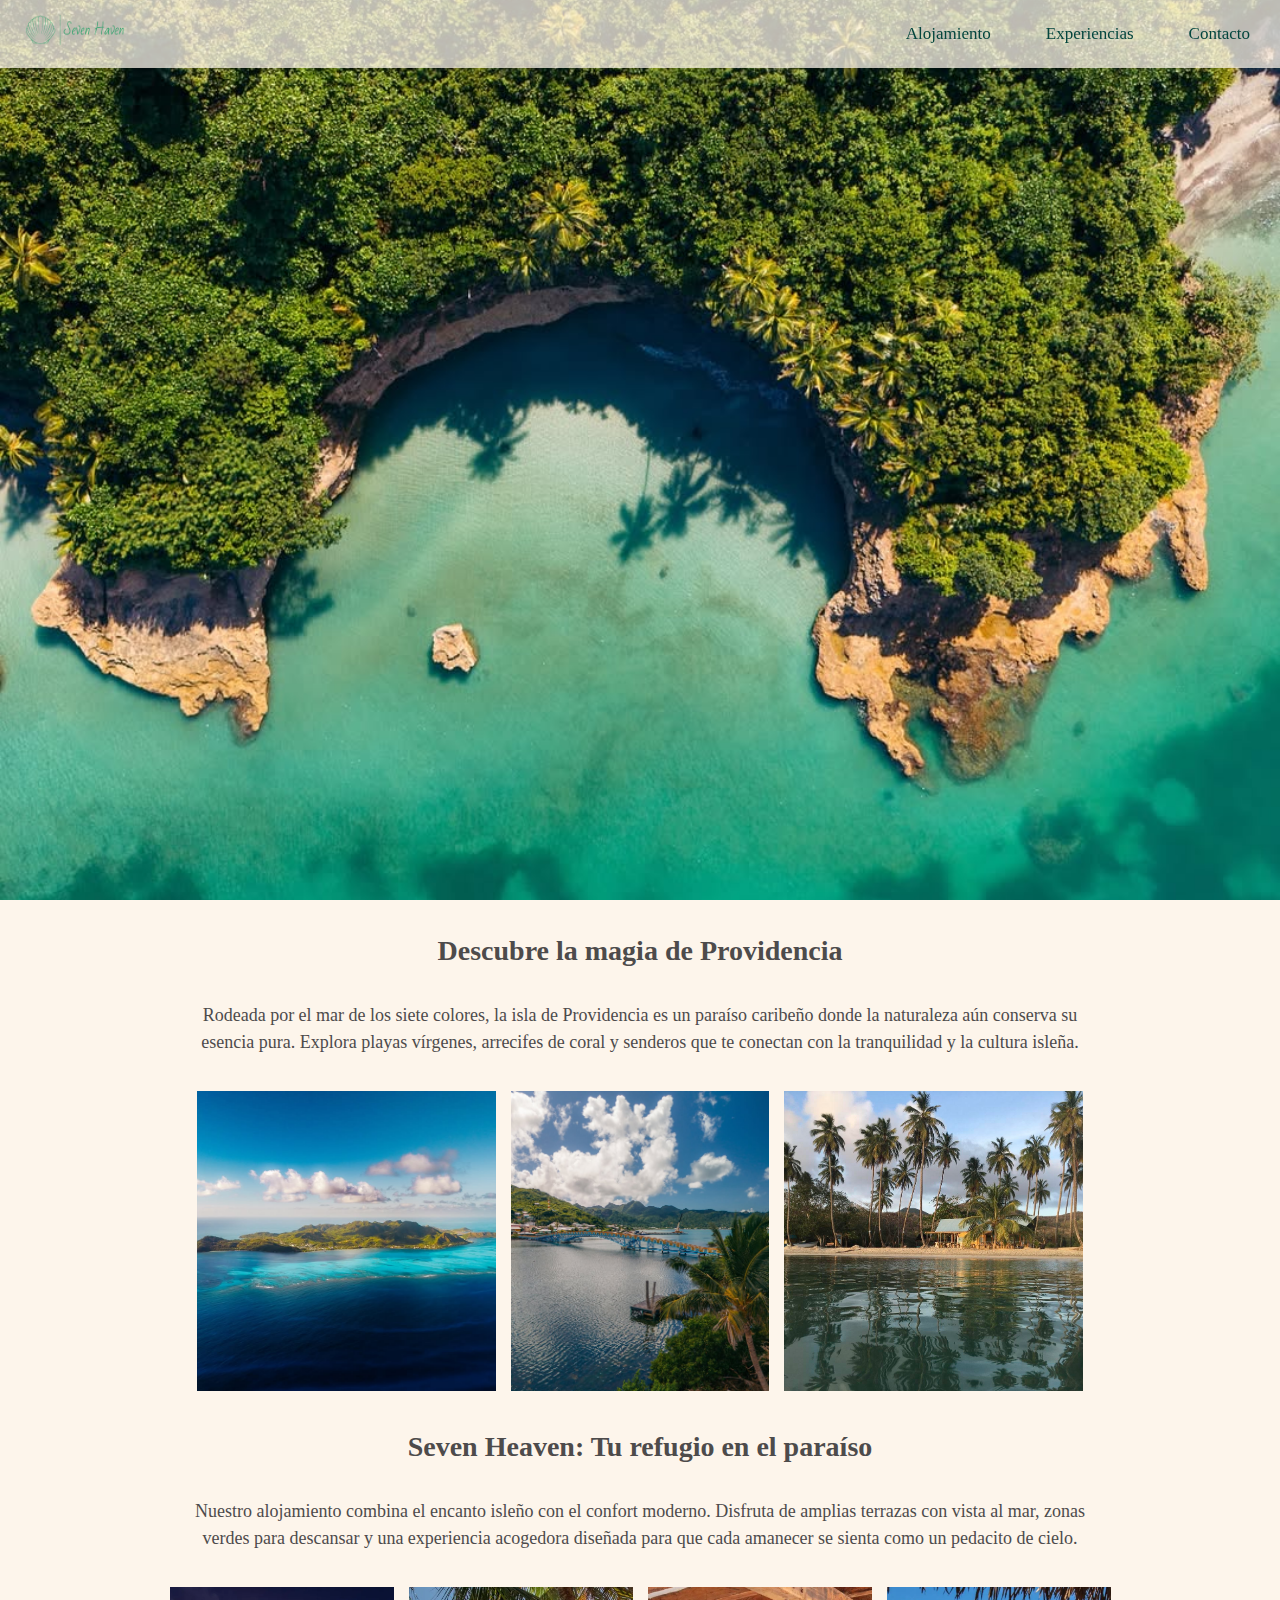
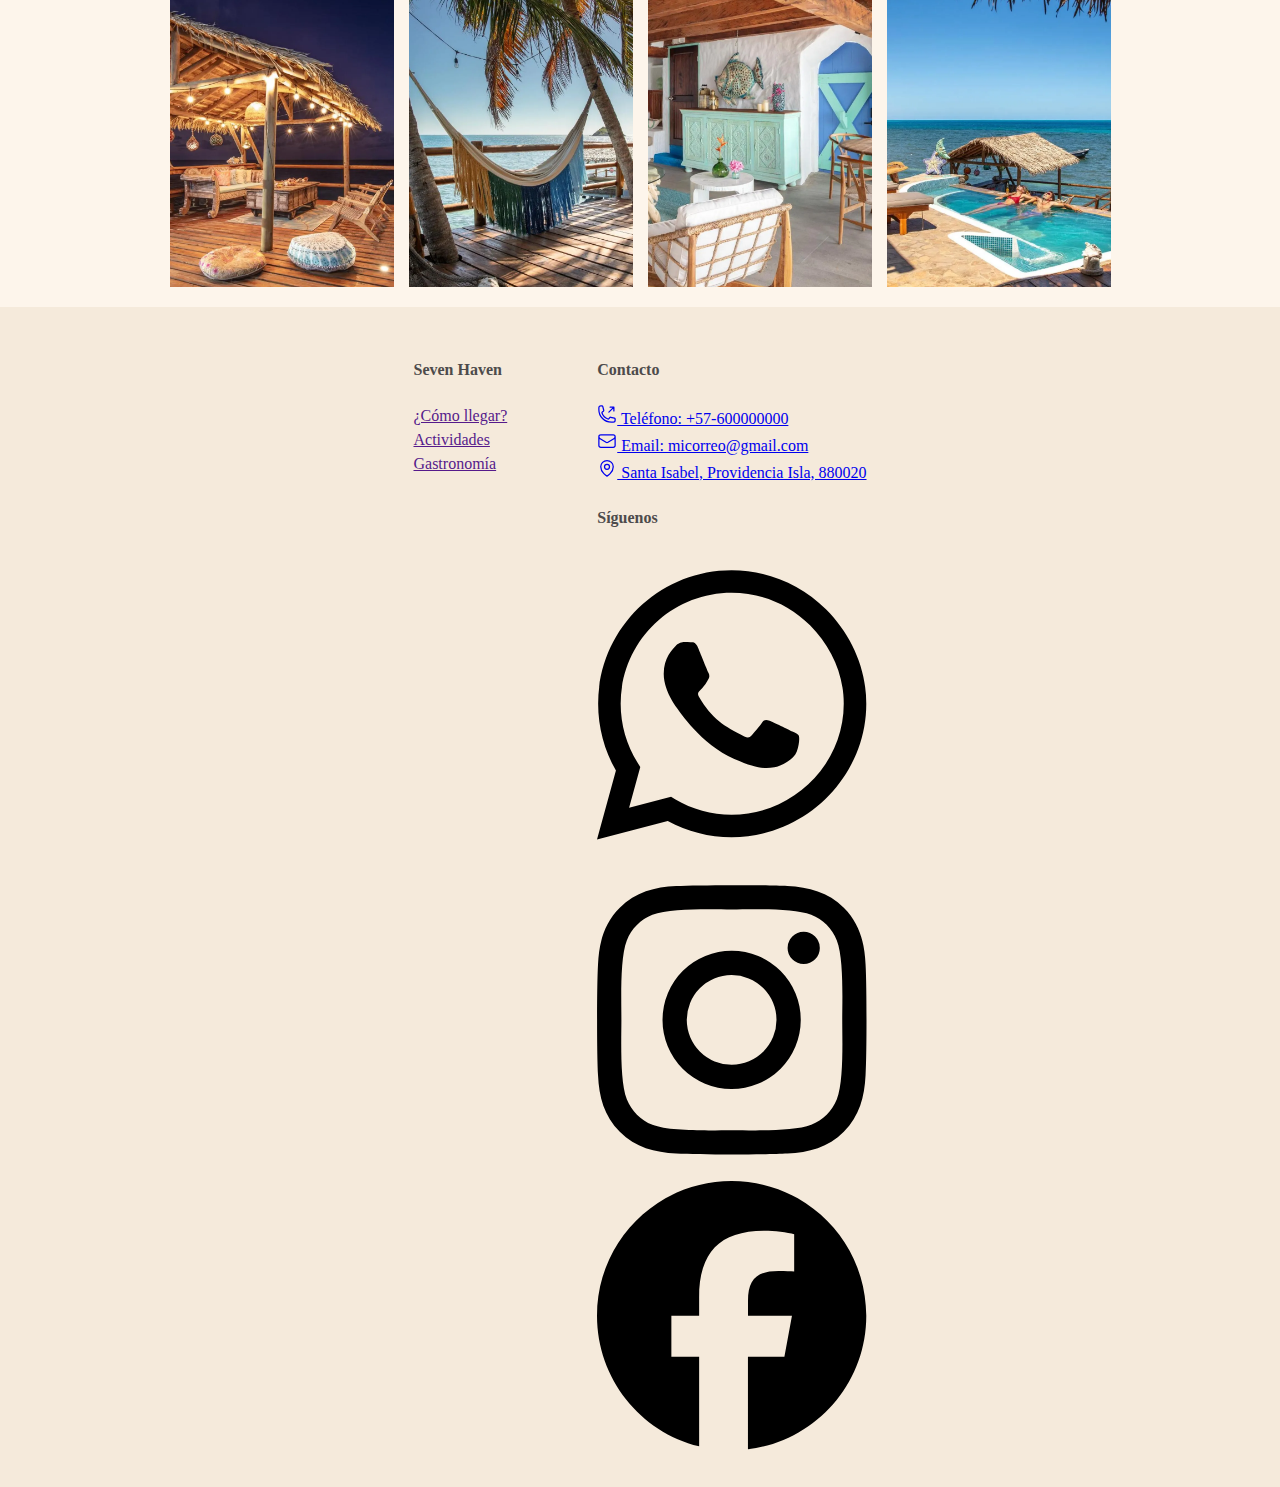
<file: index.html>
<!DOCTYPE html>
<html lang="es">

<head>
    <meta charset="UTF-8">
    <meta name="viewport" content="width=device-width, initial-scale=1.0">
    <title>Seven Haven</title>
    <link rel="stylesheet" href="styles/style.css">
    <link rel="shortcut icon" href="imagenes/favicon.png" type="image/x-icon">
</head>

<body>
    <header>
        <!-- <h1>/ /</h1> -->
    </header>

    <nav>
        <a href="index.html"><img src="imagenes/logo.png" alt="logo"></a>
        <ul>
            <li><a href="pages/alojamiento.html">Alojamiento</a></li>
            <li><a href="pages/experiencias.html">Experiencias</a></li>
            <li><a href="pages/contacto.html">Contacto</a></li>
        </ul>
    </nav>

    <main>
        <h2>Descubre la magia de Providencia</h2>
        <p>Rodeada por el mar de los siete colores, la isla de Providencia es un paraíso caribeño donde la naturaleza
            aún conserva su esencia pura. Explora playas vírgenes, arrecifes de coral y senderos que te conectan con la
            tranquilidad y la cultura isleña.</p>
        <div class="galeria-isla">
            <img src="imagenes/barrera_coralina.jpg" alt="">
            <img src="imagenes/puente_de_los_enamorados.jpg" alt="">
            <img src="imagenes/playa_sur_oeste.jpg" alt="">
        </div>

        <h2>Seven Heaven: Tu refugio en el paraíso</h2>
        <p>Nuestro alojamiento combina el encanto isleño con el confort moderno. Disfruta de amplias terrazas con vista
            al mar, zonas verdes para descansar y una experiencia acogedora diseñada para que cada amanecer se sienta
            como un pedacito de cielo.</p>
        <div class="galeria-alojamiento">
            <img src="imagenes/zona_exterior.webp" alt="">
            <img src="imagenes/zona _exterior_2.webp" alt="">
            <img src="imagenes/sala_de_estar.webp" alt="">
            <img src="imagenes/piscina.webp" alt="">
        </div>
    </main>

    <footer>
        <div id="contenedor-caja-footer">
            <div id="caja-informacion">
                <h4>Seven Haven</h4>
                <li><a href="">¿Cómo llegar?</a> </li>
                <li><a href="">Actividades</a></li>
                <li><a href="">Gastronomía</a></li>
            </div>

            <div id="caja-contacto">
                <h4>Contacto</h4>
                <a class="contacto" href="tel:+57600000000" target="_blank">
                    <svg xmlns="http://www.w3.org/2000/svg" fill="none" viewBox="0 0 24 24" stroke-width="1.5"
                        stroke="currentColor" class="size-6">
                        <path stroke-linecap="round" stroke-linejoin="round"
                            d="M20.25 3.75v4.5m0-4.5h-4.5m4.5 0-6 6m3 12c-8.284 0-15-6.716-15-15V4.5A2.25 2.25 0 0 1 4.5 2.25h1.372c.516 0 .966.351 1.091.852l1.106 4.423c.11.44-.054.902-.417 1.173l-1.293.97a1.062 1.062 0 0 0-.38 1.21 12.035 12.035 0 0 0 7.143 7.143c.441.162.928-.004 1.21-.38l.97-1.293a1.125 1.125 0 0 1 1.173-.417l4.423 1.106c.5.125.852.575.852 1.091V19.5a2.25 2.25 0 0 1-2.25 2.25h-2.25Z" />
                    </svg>
                    Teléfono: +57-600000000
                </a>
                <a class="contacto" href="mailto:micorreo@gmail.com" target="_blank"><svg
                        xmlns="http://www.w3.org/2000/svg" fill="none" viewBox="0 0 24 24" stroke-width="1.5"
                        stroke="currentColor" class="size-6">
                        <path stroke-linecap="round" stroke-linejoin="round"
                            d="M21.75 6.75v10.5a2.25 2.25 0 0 1-2.25 2.25h-15a2.25 2.25 0 0 1-2.25-2.25V6.75m19.5 0A2.25 2.25 0 0 0 19.5 4.5h-15a2.25 2.25 0 0 0-2.25 2.25m19.5 0v.243a2.25 2.25 0 0 1-1.07 1.916l-7.5 4.615a2.25 2.25 0 0 1-2.36 0L3.32 8.91a2.25 2.25 0 0 1-1.07-1.916V6.75" />
                    </svg>
                    Email: micorreo@gmail.com
                </a>
                <a class="contacto" href="https://maps.app.goo.gl/n2fpuGfkTWupLZ658" target="_blank">
                    <svg xmlns="http://www.w3.org/2000/svg" fill="none" viewBox="0 0 24 24" stroke-width="1.5"
                        stroke="currentColor" class="size-6">
                        <path stroke-linecap="round" stroke-linejoin="round"
                            d="M15 10.5a3 3 0 1 1-6 0 3 3 0 0 1 6 0Z" />
                        <path stroke-linecap="round" stroke-linejoin="round"
                            d="M19.5 10.5c0 7.142-7.5 11.25-7.5 11.25S4.5 17.642 4.5 10.5a7.5 7.5 0 1 1 15 0Z" />
                    </svg>
                    Santa Isabel, Providencia Isla, 880020
                </a>
                <h4>Síguenos</h4>
                <div class="social-links">
                    <a href="https://www.whatsapp.com/?lang=es" target="_blank">
                        <svg xmlns="http://www.w3.org/2000/svg"
                            viewBox="0 0 448 512"><!--!Font Awesome Free v7.1.0 by @fontawesome - https://fontawesome.com License - https://fontawesome.com/license/free Copyright 2025 Fonticons, Inc.-->
                            <path
                                d="M380.9 97.1c-41.9-42-97.7-65.1-157-65.1-122.4 0-222 99.6-222 222 0 39.1 10.2 77.3 29.6 111L0 480 117.7 449.1c32.4 17.7 68.9 27 106.1 27l.1 0c122.3 0 224.1-99.6 224.1-222 0-59.3-25.2-115-67.1-157zm-157 341.6c-33.2 0-65.7-8.9-94-25.7l-6.7-4-69.8 18.3 18.6-68.1-4.4-7c-18.5-29.4-28.2-63.3-28.2-98.2 0-101.7 82.8-184.5 184.6-184.5 49.3 0 95.6 19.2 130.4 54.1s56.2 81.2 56.1 130.5c0 101.8-84.9 184.6-186.6 184.6zM325.1 300.5c-5.5-2.8-32.8-16.2-37.9-18-5.1-1.9-8.8-2.8-12.5 2.8s-14.3 18-17.6 21.8c-3.2 3.7-6.5 4.2-12 1.4-32.6-16.3-54-29.1-75.5-66-5.7-9.8 5.7-9.1 16.3-30.3 1.8-3.7 .9-6.9-.5-9.7s-12.5-30.1-17.1-41.2c-4.5-10.8-9.1-9.3-12.5-9.5-3.2-.2-6.9-.2-10.6-.2s-9.7 1.4-14.8 6.9c-5.1 5.6-19.4 19-19.4 46.3s19.9 53.7 22.6 57.4c2.8 3.7 39.1 59.7 94.8 83.8 35.2 15.2 49 16.5 66.6 13.9 10.7-1.6 32.8-13.4 37.4-26.4s4.6-24.1 3.2-26.4c-1.3-2.5-5-3.9-10.5-6.6z" />
                        </svg>
                    </a>
                    <a href="https://www.instagram.com/" target="_blank">
                        <svg xmlns="http://www.w3.org/2000/svg"
                            viewBox="0 0 448 512"><!--!Font Awesome Free v7.1.0 by @fontawesome - https://fontawesome.com License - https://fontawesome.com/license/free Copyright 2025 Fonticons, Inc.-->
                            <path
                                d="M224.3 141a115 115 0 1 0 -.6 230 115 115 0 1 0 .6-230zm-.6 40.4a74.6 74.6 0 1 1 .6 149.2 74.6 74.6 0 1 1 -.6-149.2zm93.4-45.1a26.8 26.8 0 1 1 53.6 0 26.8 26.8 0 1 1 -53.6 0zm129.7 27.2c-1.7-35.9-9.9-67.7-36.2-93.9-26.2-26.2-58-34.4-93.9-36.2-37-2.1-147.9-2.1-184.9 0-35.8 1.7-67.6 9.9-93.9 36.1s-34.4 58-36.2 93.9c-2.1 37-2.1 147.9 0 184.9 1.7 35.9 9.9 67.7 36.2 93.9s58 34.4 93.9 36.2c37 2.1 147.9 2.1 184.9 0 35.9-1.7 67.7-9.9 93.9-36.2 26.2-26.2 34.4-58 36.2-93.9 2.1-37 2.1-147.8 0-184.8zM399 388c-7.8 19.6-22.9 34.7-42.6 42.6-29.5 11.7-99.5 9-132.1 9s-102.7 2.6-132.1-9c-19.6-7.8-34.7-22.9-42.6-42.6-11.7-29.5-9-99.5-9-132.1s-2.6-102.7 9-132.1c7.8-19.6 22.9-34.7 42.6-42.6 29.5-11.7 99.5-9 132.1-9s102.7-2.6 132.1 9c19.6 7.8 34.7 22.9 42.6 42.6 11.7 29.5 9 99.5 9 132.1s2.7 102.7-9 132.1z" />
                        </svg>
                    </a>
                    <a href="https://www.facebook.com/?locale=es_ES" target="_blank">
                        <svg xmlns="http://www.w3.org/2000/svg"
                            viewBox="0 0 512 512"><!--!Font Awesome Free v7.1.0 by @fontawesome - https://fontawesome.com License - https://fontawesome.com/license/free Copyright 2025 Fonticons, Inc.-->
                            <path
                                d="M512 256C512 114.6 397.4 0 256 0S0 114.6 0 256C0 376 82.7 476.8 194.2 504.5l0-170.3-52.8 0 0-78.2 52.8 0 0-33.7c0-87.1 39.4-127.5 125-127.5 16.2 0 44.2 3.2 55.7 6.4l0 70.8c-6-.6-16.5-1-29.6-1-42 0-58.2 15.9-58.2 57.2l0 27.8 83.6 0-14.4 78.2-69.3 0 0 175.9C413.8 494.8 512 386.9 512 256z" />
                        </svg>
                    </a>
                </div>
            </div>
        </div>
    </footer>


</body>

</html>
</file>
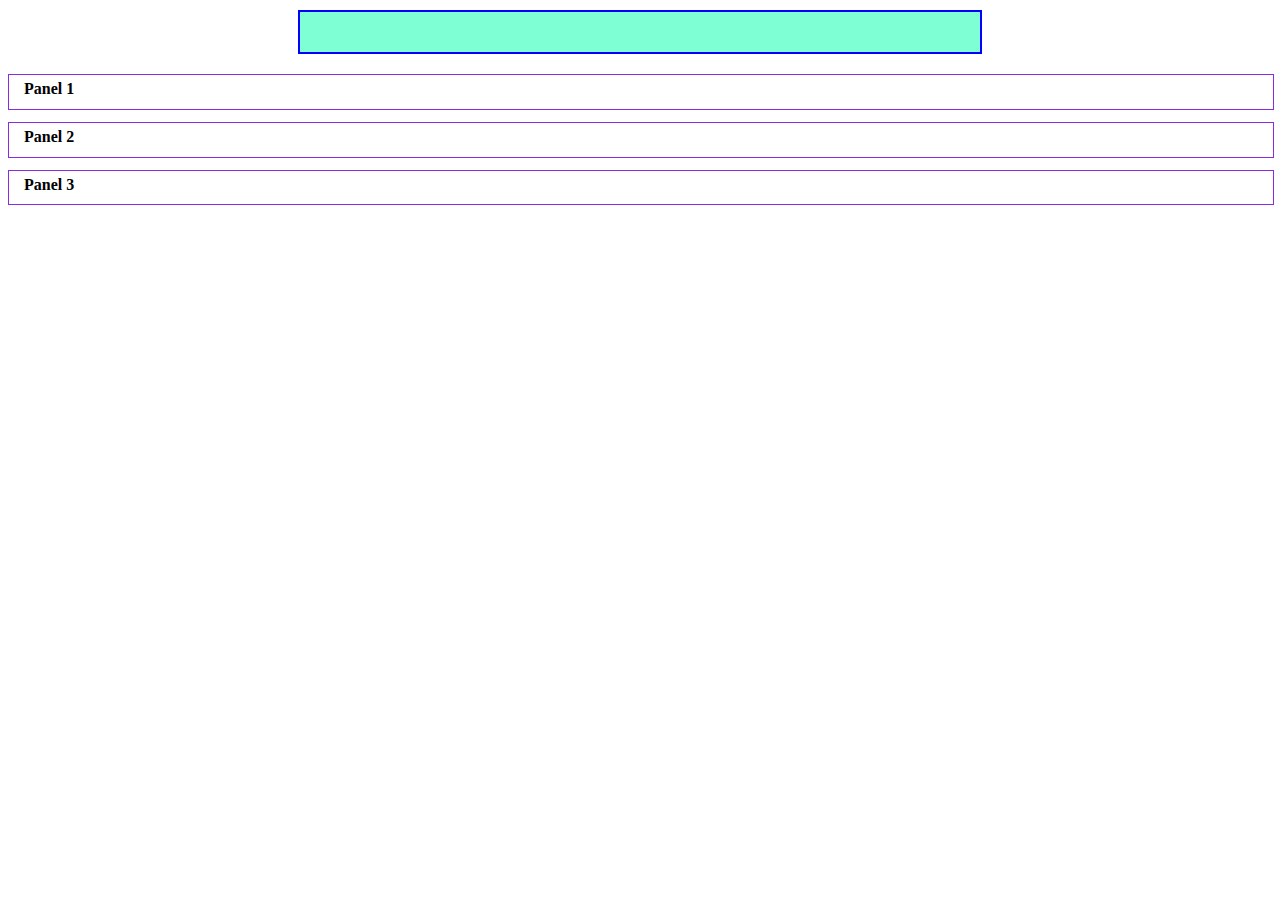
<file: navbar.html>
<!DOCTYPE html>
<html lang="en">

<head>
    <meta charset="UTF-8">
    <meta name="viewport" content="width=device-width, initial-scale=1.0">
    <title>Document</title>
    <link rel="stylesheet" href="navbar.css">
</head>

<body>
    <div id="paneles-conten"></div>
    <h2></h2>
    <div class="paneles">
        <div class="panel">
            <input type="radio" name="panel" class="panel-input" id="panel1">
            <label for="panel1">Panel 1</label>
            <div class="contenido">
                <p>Lorem ipsum dolor sit amet consectetur adipisicing elit. Labore nam quisquam quod iure mollitia
                    similique iste officiis dignissimos eligendi ipsa deleniti voluptatum odit accusamus porro voluptate
                    ea officia, quas quam libero nesciunt pariatur doloremque, harum corporis. Repudiandae assumenda
                    beatae, non quasi necessitatibus repellendus minima, reiciendis quibusdam iure cum quod blanditiis
                    eius earum at, officia aliquid odio aut quae deserunt! Dignissimos quae laudantium eaque illo
                    cupiditate ratione quaerat perspiciatis autem alias aperiam est, ipsam quidem modi neque veniam
                    quasi facere, soluta fugit repellat vitae velit. Praesentium mollitia tempora, sint, pariatur quae
                    deserunt voluptatum veritatis minus nulla distinctio, nisi vel quidem quisquam.</p>
            </div>
        </div>

        <div class="panel">
            <input type="radio" name="panel" class="panel-input" id="panel2">
            <label for="panel2">Panel 2</label>
            <div class="contenido">
                <p>Lorem ipsum dolor sit amet consectetur adipisicing elit. Labore nam quisquam quod iure mollitia
                    similique iste officiis dignissimos eligendi ipsa deleniti voluptatum odit accusamus porro voluptate
                    ea officia, quas quam libero nesciunt pariatur doloremque, harum corporis. Repudiandae assumenda
                    beatae, non quasi necessitatibus repellendus minima, reiciendis quibusdam iure cum quod blanditiis
                    eius earum at, officia aliquid odio aut quae deserunt! Dignissimos quae laudantium eaque illo
                    cupiditate ratione quaerat perspiciatis autem alias aperiam est, ipsam quidem modi neque veniam
                    quasi facere, soluta fugit repellat vitae velit. Praesentium mollitia tempora, sint, pariatur quae
                    deserunt voluptatum veritatis minus nulla distinctio, nisi vel quidem quisquam.</p>
            </div>
        </div>

        <div class="panel">
            <input type="radio" name="panel" class="panel-input" id="panel3">
            <label for="panel3">Panel 3</label>
            <div class="contenido">
                <p>Lorem ipsum dolor sit amet consectetur adipisicing elit. Labore nam quisquam quod iure mollitia
                    similique iste officiis dignissimos eligendi ipsa deleniti voluptatum odit accusamus porro voluptate
                    ea officia, quas quam libero nesciunt pariatur doloremque, harum corporis. Repudiandae assumenda
                    beatae, non quasi necessitatibus repellendus minima, reiciendis quibusdam iure cum quod blanditiis
                    eius earum at, officia aliquid odio aut quae deserunt! Dignissimos quae laudantium eaque illo
                    cupiditate ratione quaerat perspiciatis autem alias aperiam est, ipsam quidem modi neque veniam
                    quasi facere, soluta fugit repellat vitae velit. Praesentium mollitia tempora, sint, pariatur quae
                    deserunt voluptatum veritatis minus nulla distinctio, nisi vel quidem quisquam.</p>
            </div>
        </div>
    </div>
</body>

</html>
</file>
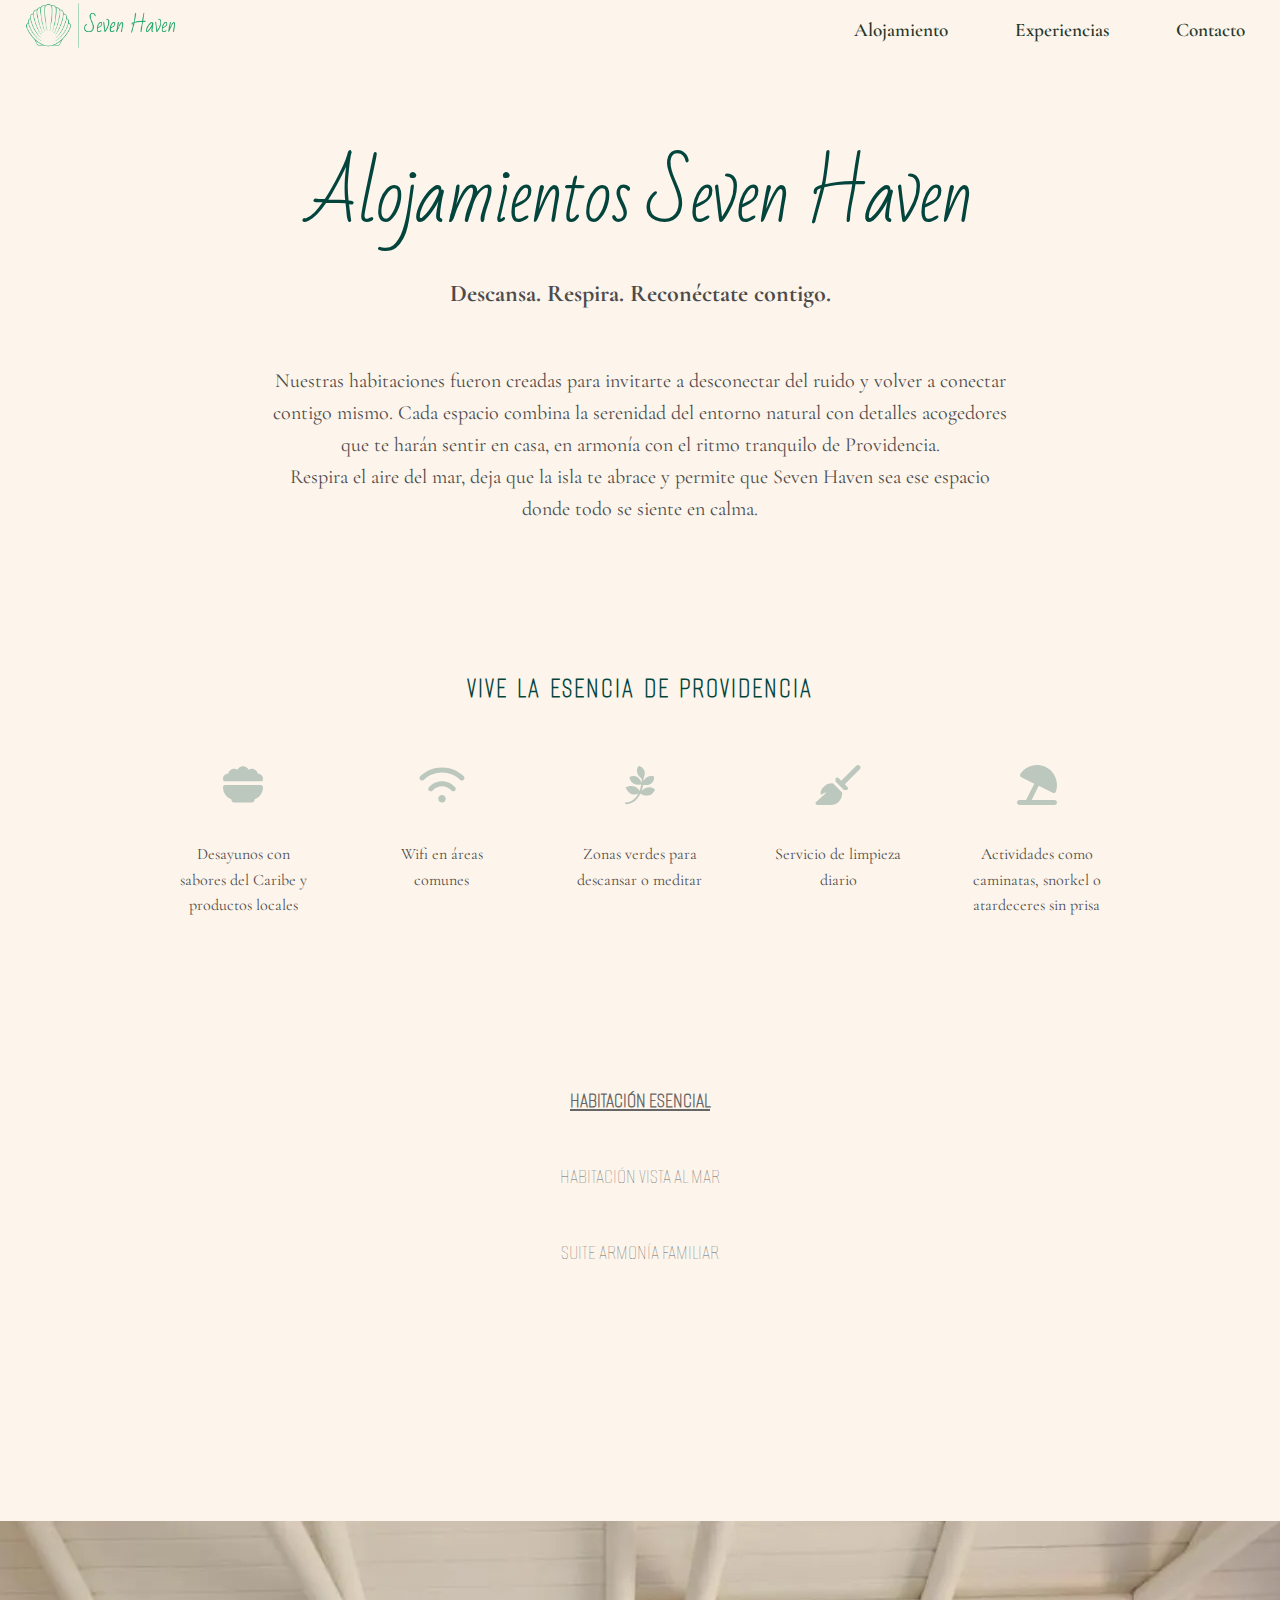
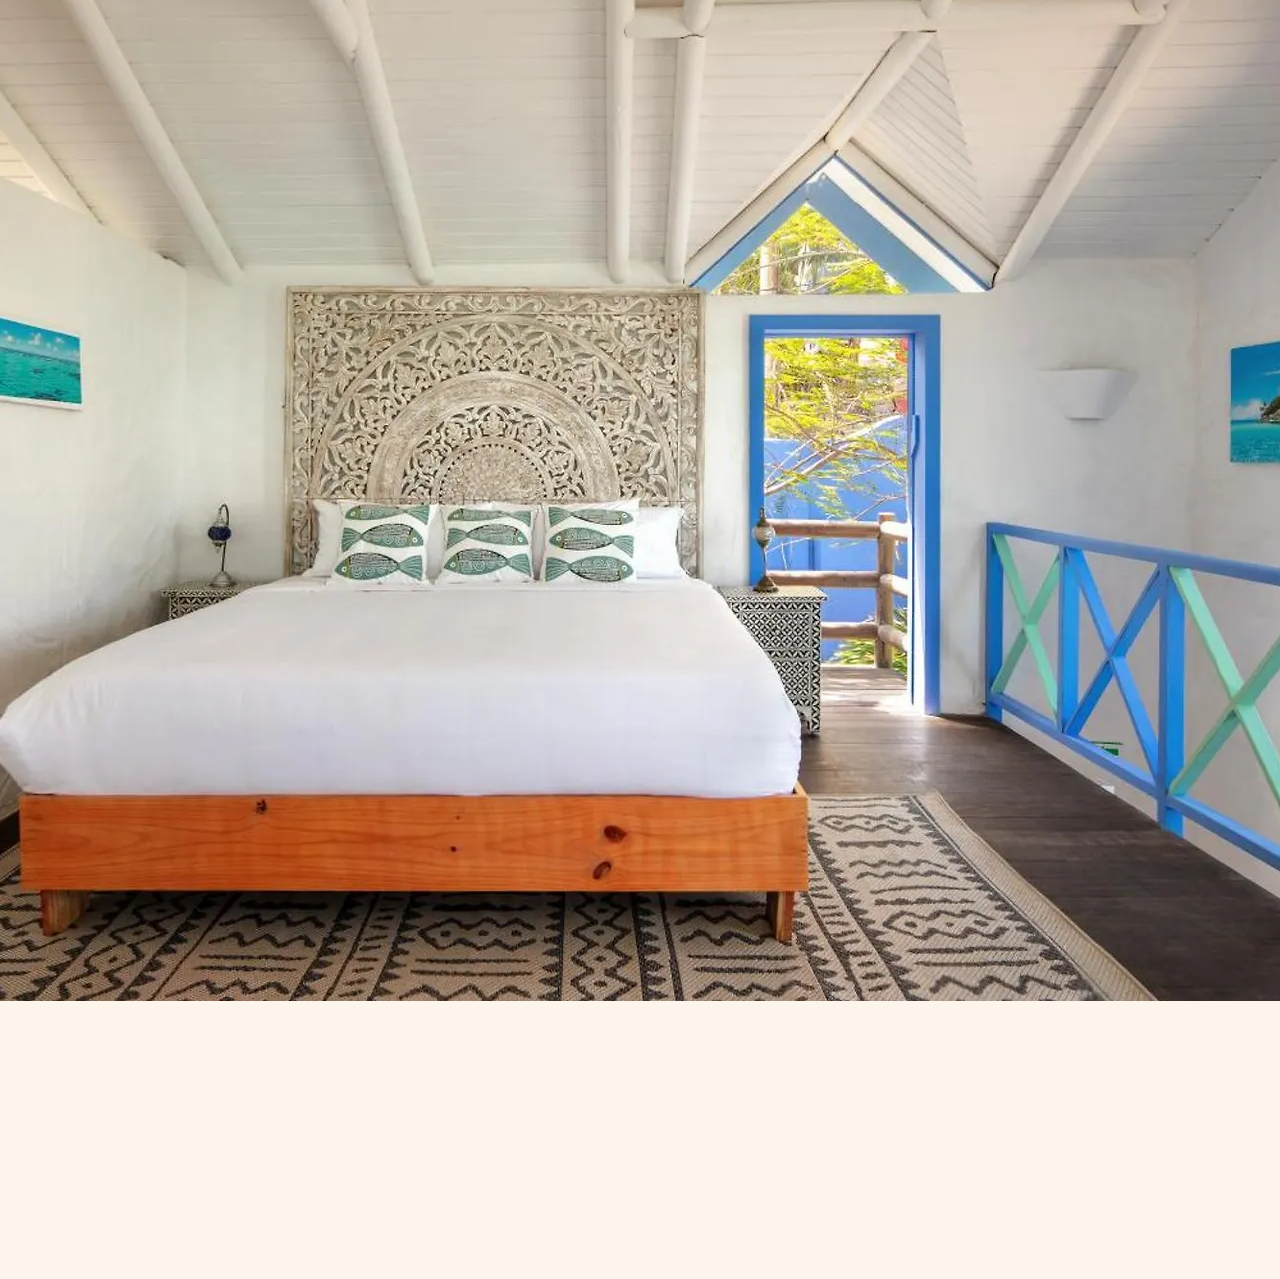
<file: pages/alojamiento.html>
<!DOCTYPE html>
<html lang="en">

<head>
    <meta charset="UTF-8">
    <meta name="viewport" content="width=device-width, initial-scale=1.0">
    <title>Alojamiento | Seven Haven</title>
    <link rel="stylesheet" href="../styles/alojamiento.css">
    <link rel="shortcut icon" href="../imagenes/favicon.png" type="image/x-icon">
</head>

<body>
    <header>
        <h1>Alojamientos Seven Haven</h1>
        <h2>Descansa. Respira. Reconéctate contigo.</h2>
        <p>Nuestras habitaciones fueron creadas para invitarte a desconectar del ruido y volver a conectar contigo
            mismo. Cada espacio combina la serenidad del entorno natural con detalles acogedores que te harán sentir en
            casa, en armonía con el ritmo tranquilo de Providencia. <br>Respira el aire del mar, deja que la isla te
            abrace y permite que Seven Haven sea ese espacio donde todo se siente en calma.</p>

        <div class="titulo-servicios-habitaciones">
            <h3>Vive la esencia de Providencia</h3>
            <ul class="listado-servicios-habitaciones">
                <li>
                    <svg xmlns="http://www.w3.org/2000/svg"
                        viewBox="0 0 640 640"><!--!Font Awesome Free v7.1.0 by @fontawesome - https://fontawesome.com License - https://fontawesome.com/license/free Copyright 2025 Fonticons, Inc.-->
                        <path
                            d="M64 240C64 204.7 92.7 176 128 176C128.5 176 129.1 176 129.6 176C137 139.5 169.3 112 208 112C223 112 237 116.1 248.9 123.2C262.2 97.5 289 80 320 80C351 80 377.8 97.6 391.1 123.2C403.1 116.1 417.1 112 432 112C470.7 112 503 139.5 510.4 176C510.9 176 511.5 176 512 176C547.3 176 576 204.7 576 240C576 251.7 572.9 262.6 567.4 272L72.6 272C67.1 262.6 64 251.7 64 240zM64 347.4C64 332.3 76.3 320 91.4 320L548.5 320C563.6 320 575.9 332.3 575.9 347.4C575.9 417.9 531.5 478.1 469.2 501.5L467.5 516C465.5 532 451.9 544 435.7 544L204.2 544C188.1 544 174.4 532 172.4 516L170.6 501.6C108.4 478.1 64 417.9 64 347.4z" />
                    </svg>
                    <p>Desayunos con sabores del Caribe y productos locales</p>
                </li>
                <li>
                    <svg xmlns="http://www.w3.org/2000/svg"
                        viewBox="0 0 640 640"><!--!Font Awesome Free v7.1.0 by @fontawesome - https://fontawesome.com License - https://fontawesome.com/license/free Copyright 2025 Fonticons, Inc.-->
                        <path
                            d="M320 160C229.1 160 146.8 196 86.3 254.6C73.6 266.9 53.3 266.6 41.1 253.9C28.9 241.2 29.1 220.9 41.8 208.7C113.7 138.9 211.9 96 320 96C428.1 96 526.3 138.9 598.3 208.7C611 221 611.3 241.3 599 253.9C586.7 266.5 566.4 266.9 553.8 254.6C493.2 196 410.9 160 320 160zM272 496C272 469.5 293.5 448 320 448C346.5 448 368 469.5 368 496C368 522.5 346.5 544 320 544C293.5 544 272 522.5 272 496zM200 390.2C188.3 403.5 168.1 404.7 154.8 393C141.5 381.3 140.3 361.1 152 347.8C193 301.4 253.1 272 320 272C386.9 272 447 301.4 488 347.8C499.7 361.1 498.4 381.3 485.2 393C472 404.7 451.7 403.4 440 390.2C410.6 356.9 367.8 336 320 336C272.2 336 229.4 356.9 200 390.2z" />
                    </svg>
                    <p>Wifi en áreas comunes</p>
                </li>
                <li>
                    <svg xmlns="http://www.w3.org/2000/svg"
                        viewBox="0 0 640 640"><!--!Font Awesome Free v7.1.0 by @fontawesome - https://fontawesome.com License - https://fontawesome.com/license/free Copyright 2025 Fonticons, Inc.-->
                        <path
                            d="M512.1 376.7C457 513.4 325 430.7 325 430.7C284.5 512.5 217.6 565.1 140.4 565.4C124.3 565.4 123.8 541 140.4 541C204.8 540.7 260.9 498.3 297.6 430.9C256.5 446.8 179 458.8 136 348.7C245 303.8 295.1 359.9 314.3 394.2C324.2 369.8 331.3 343.3 335.9 314.5C335.9 314.5 196.2 336.4 186.4 216.4C305.5 168.5 339 293.1 339 293.1C340.6 276.4 342.3 240.5 342.3 239.7C342.3 239.7 236 166 304.2 74.5C428.8 117.5 365.6 236.9 365.6 236.9C366.1 238.5 366.1 260.7 365.6 270.3C365.6 270.3 410.8 181.3 502 212.8C497.8 346.8 360.1 319.2 360.1 319.2C355.7 346.6 348.9 372.6 340.1 396.7C340.1 396.7 423.1 304.9 512.1 376.7z" />
                    </svg>
                    <p>Zonas verdes para descansar o meditar</p>
                </li>
                <li>
                    <svg xmlns="http://www.w3.org/2000/svg"
                        viewBox="0 0 640 640"><!--!Font Awesome Free v7.1.0 by @fontawesome - https://fontawesome.com License - https://fontawesome.com/license/free Copyright 2025 Fonticons, Inc.-->
                        <path
                            d="M598.6 118.6C611.1 106.1 611.1 85.8 598.6 73.3C586.1 60.8 565.8 60.8 553.3 73.3L361.3 265.3L326.6 230.6C322.4 226.4 316.6 224 310.6 224C298.1 224 288 234.1 288 246.6L288 275.7L396.3 384L425.4 384C437.9 384 448 373.9 448 361.4C448 355.4 445.6 349.6 441.4 345.4L406.7 310.7L598.7 118.7zM373.1 417.4L254.6 298.9C211.9 295.2 169.4 310.6 138.8 341.2L130.8 349.2C108.5 371.5 96 401.7 96 433.2C96 440 103.1 444.4 109.2 441.4L160.3 415.9C165.3 413.4 169.8 420 165.7 423.8L39.3 537.4C34.7 541.6 32 547.6 32 553.9C32 566.1 41.9 576 54.1 576L227.4 576C266.2 576 303.3 560.6 330.8 533.2C361.4 502.6 376.7 460.1 373.1 417.4z" />
                    </svg>
                    <p>Servicio de limpieza diario</p>
                </li>
                <li>
                    <svg xmlns="http://www.w3.org/2000/svg"
                        viewBox="0 0 640 640"><!--!Font Awesome Free v7.1.0 by @fontawesome - https://fontawesome.com License - https://fontawesome.com/license/free Copyright 2025 Fonticons, Inc.-->
                        <path
                            d="M561.5 405.1C555.6 421.8 536.2 428.1 520.4 420.2L342.2 331.1L340.6 334.3L251.8 512L544 512C561.7 512 576 526.3 576 544C576 561.7 561.7 576 544 576L96 576C78.3 576 64 561.7 64 544C64 526.3 78.3 512 96 512L180.2 512L283.4 305.7L285 302.5L119.6 219.8C103.8 211.9 97.2 192.5 107.1 177.8C153 109.2 231.2 64 320 64C461.4 64 576 178.6 576 320C576 349.8 570.9 378.5 561.5 405.1z" />
                    </svg>
                    <p>Actividades como caminatas, snorkel o atardeceres sin prisa</p>
                </li>
            </ul>
        </div>
    </header>
    <nav>
        <a href="../index.html"><img src="../imagenes/logo.png" alt="logo"></a>
        <ul>
            <li><a href="../pages/alojamiento.html">Alojamiento</a></li>
            <li><a href="../pages/experiencias.html">Experiencias</a></li>
            <li><a href="../pages/contacto.html">Contacto</a></li>
        </ul>
    </nav>
    <main>
        <div id="wrapper">
            <input type="radio" name="imagenes-habitaciones" id="esencial" checked value="1">
            <label for="esencial">HABITACIÓN ESENCIAL</label>
            <input type="radio" name="imagenes-habitaciones" id="vistamar" value="2">
            <label for="vistamar">HABITACIÓN VISTA AL MAR</label>
            <input type="radio" name="imagenes-habitaciones" id="familiar" value="3">
            <label for="familiar">SUITE ARMONÍA FAMILIAR</label>

            <div class="contenedor">
                <div class="cont">
                    <h3>Tu refugio de calma y descanso</h3>
                    <p>Sencilla, fresca y llena de luz. Aquí el tiempo se detiene para que puedas respirar profundo,
                        leer un libro o
                        simplemente dejar que el silencio te abrace.
                        Inspirada en el mar y la madera isleña, esta habitación te invita a soltar las prisas y
                        reconectarte con lo
                        esencial.</p>
                    <h4>Incluye:</h4>
                    <ul>
                        <li>Cama queen o dos camas individuales</li>
                        <li>Aire acondicionado y ventilador de techo</li>
                        <li>Baño con ducha</li>
                        <li>Mini nevera y cafetera</li>
                        <li>Balcón con vista a los jardines tropicales</li>
                    </ul>
                </div>
                <img src="../imagenes/habitacion_esencial.webp" alt="">
            </div>

            <div class="contenedor">
                <div class="cont">
                    <h3>Despertar con la energía del océano</h3>
                    <p>Cada amanecer frente al mar de los siete colores es una invitación a agradecer.
                        Disfruta la calma desde tu terraza privada, donde solo el sonido de las olas acompaña tus
                        pensamientos.
                        Un espacio ideal para meditar, escribir o simplemente contemplar la belleza de la naturaleza.
                    </p>
                    <h4>Incluye:</h4>
                    <ul>
                        <li>Cama king size</li>
                        <li>Aire acondicionado y ventilador de techo</li>
                        <li>Baño con ducha</li>
                        <li>Mini nevera y cafetera</li>
                        <li>Terraza con vista al mar y hamaca</li>
                    </ul>
                </div>
                <img src="../imagenes/habitacion_vista_al_mar.jpg" alt="">
            </div>

            <div class="contenedor">
                <div class="cont">
                    <h3>Conexión y bienestar para compartir</h3>
                    <p>Pensada para familias o grupos que buscan un ambiente cálido y relajado.
                        Aquí cada rincón invita a compartir, reír y descansar sin prisa, disfrutando juntos del tiempo
                        sin pantallas
                        ni rutinas.</p>
                    <h4>Incluye:</h4>
                    <ul>
                        <li>Dos habitaciones comunicadas</li>
                        <li>Capacidad hasta 5 personas</li>
                        <li>Cocina equipada y comedor familiar</li>
                        <li>Aire acondicionado</li>
                        <li>Terraza con vista parcial al mar</li>
                        <li>Zona de descanso con hamacas</li>
                    </ul>
                </div>
                <img src="../imagenes/habitacion_familiar.jpg" alt="">
            </div>
        </div>
    </main>

</body>

</html>
</file>
<file: styles/style.css>
body {
    margin: 0;
    padding: 0;
    line-height: 1.5;
    background-color: rgba(253, 245, 235, 1);
    color: rgb(77, 75, 75);
    /*font-family: "Amatic SC", sans-serif;
    font-weight: 800; controla el grosor de las letras, es decir, qué tan negrita o delgada se ve una fuente*/
}


header {
    height: 100vh;
    /*viewport height. 100% de la altura total de la ventana del navegador*/
    /*padding: 20px 30px;*/
    background-color: rgba(253, 245, 235, 1);
    background-image: url(../imagenes/kitty_warf.jpg);
    background-position: center;
    background-repeat: no-repeat;
    background-size: cover;
    /*text-align: center; /* organiza los elementos interiores centradamente*/
}

nav {
    position: fixed;
    /*fixed se queda siempre visible respecto a la ventana, mientras que sticky solo se pega dentro de su contenedor al hacer scroll.*/
    top: 0;
    background-color: rgba(253, 245, 235, 0.745);
    padding: 5px 20px;
    display: flex;
    justify-content: space-between;
    align-items: center;
    /*border-bottom: 2px solid rgb(196, 172, 212);*/
}

nav img {
    /*height: 16%;*/
    width: 12%;
    filter: contrast(200%) saturate(70%);
    padding: 5px;
    /*background-color: rgba(255, 255, 255, 0.822)*/
}

nav ul {
    display: flex;
    gap: 35px;
    /*espacio entre elementos*/
    list-style: none;
}

nav li a {
    padding: 10px;
    text-decoration: none;
    /*text-transform: uppercase;*/
    font-size: 17px;
    color: #03453d;
}

nav li a:hover {
    border-bottom: 1px solid #3d423c;
    color: #3d423c;
    background-color: #3d423c0c;
}

main {
    text-align: center;
    /*padding: 20px;*/
    /*box-sizing: border-box; /*incluye padding dentro del ancho*/
}

h2,
p {
    max-width: 70%;
    /*ajusta el ancho del elemento en relacion a la pantalla  y que no sea fijo*/
    /*min-width: ;*/
    margin: 30px auto;
    /*centra el main horizontalmente */
}

h2 {
    font-size: 28px;
}

p {
    font-size: 18px;
}

.galeria-isla {
    display: flex;
    justify-content: center;
    /* centra horizontalmente */
    align-items: center;
    /* centra verticalmente */
    gap: 5px;
    flex-wrap: nowrap;
    /* permite que se acomoden si el espacio es pequeño */
    width: 70vw;
    /* ocupa todo el ancho visible de la pantalla */
    /*box-sizing: border-box; /* incluye padding/border dentro del ancho total */
    margin: 15px auto;
}

.galeria-isla img {
    width: 33.33%;
    /* cada imagen ocupa el 33% del ancho disponible */
    height: 300px;
    /*max-width: 100%;*/
    padding: 5px;
    object-fit: cover;
}

.galeria-alojamiento {
    display: flex;
    justify-content: center;
    align-items: center;
    gap: 5px;
    flex-wrap: nowrap;
    /* permite que se acomoden si el espacio es pequeño */
    width: 70vw;
    /*box-sizing: border-box; /* incluye padding/border dentro del ancho total */
    margin: 15px auto
}

.galeria-alojamiento img {
    width: 25%;
    height: 300px;
    /*max-width: 100%;*/
    padding: 5px;
    object-fit: cover;
}

footer {
    background-color: #f5eadb;
    padding: 30px;
}

/*PENDIENTE quitar subrayado links*/


.contacto svg {
    width: 20px;
    height: 20px;
}

/* Footer organizado con Flex*/
#contenedor-caja-footer {
    display: flex;
    justify-content: center;
    gap: 90px;
}

#caja-contacto {
    display: flex;
    flex-direction: column;
    /*white-space: nowrap; /*Propiedad: valor; ---Propiedad que vi en chatGPT para evitar salto de línea */
}

#caja-informacion {
    display: flex;
    flex-direction: column;
    list-style: none;
}
</file>
<file: navbar.css>
/*paneles desplegables*/
#paneles-conten {
    width: 50vw;
    height: 100%;
    margin: 10px auto;
    border: 2px solid blue;
    padding: 20px;
    background-color: aquamarine;
}

/* escondemos los input radio*/
.panel-input {
    display: none;
    /*display none es diferente a display hidden*/
}

/*input[type="radio"]{
}*/

/*estilos del label del panel / cabecera del panel*/
.panel label {
    display: block;
    border: 1px solid blueviolet;
    height: 1.8em;
    padding: 5px 0 0 15px;
    font-weight: 600;
    width: calc(100% - 15px); /*resta los 15px que se añadieron por el padding*/
}

/*padding lateral para los textos*/
.panel p {
    padding: 0 15px;
}

/*margen inferior para cada panel*/
.panel {
    margin-bottom: 10px;
}


/*estilos del contenido PLEGADO*/
.contenido {
    width: 100%;
    border: 1px solid transparent;
    height: 0;
    overflow: hidden; /*escondo los elementos que sobresalen
    /*lo que sale del tamaño que tiene la caja lo esconde*/
}

/*estilos del contenido DESPLEGADO*/
.panel-input:checked~.contenido {
    height: auto;/*cambio el alto para sobrescribir la orden de height*/
    border-color: brown; /*defino color de borde para que se visualice*/
    border-top: none;
    margin-bottom: 4px;
}
</file>
<file: styles/alojamiento.css>
/* ===== Font Import ===== */
@import url('https://fonts.googleapis.com/css2?family=Alumni+Sans+Pinstripe:ital@0;1&family=Bad+Script&family=Cormorant+Garamond:ital,wght@0,300..700;1,300..700&family=Handlee&display=swap');


/* ===== Selector universal ===== */
*,
*::before,
*::after {
    box-sizing: border-box;
}


/* ===== Tamaño base ===== */
html {
    font-size: 16px;
}

@media (max-width: 768px) {

    html {
        font-size: 14px;
    }
}


/* ===== Body ===== */
body {
    margin: 0;
    padding-top: 60px;
    line-height: 1.6;
    background-color: rgba(253, 245, 235, 1);
    color: rgb(77, 75, 75);
    font-family: "Cormorant Garamond", serif;
}


/* ===== Header general ===== */
header {
    position: relative;
    max-width: 1280px;
    /* limite ancho en desktop */
    width: 100%;
    margin: 0 auto;
    /* centrar en desktop */
    padding: 5rem 8rem;
    display: flex;
    flex-direction: column;
    /* coloca el contenido uno debajo del otro */
    justify-content: center;
    /* centra verticalmente */
    align-items: center;
    /* centra horizontalmente */
    text-align: center;
}

header h1 {
    font-family: "Bad Script", cursive;
    font-weight: 500;
    /* grosor, ejemplo bold, 400, 700 */
    font-style: normal;
    font-size: 4.5rem;
    letter-spacing: -1px;
    /* espaciado entre letras */
    word-spacing: -2px;
    /* espaciado entre palabras */
    color: #03453d;
    margin: 0;
}

header p {
    font-size: 1.25rem;
    /*~20px*/
    margin: 2rem 0;
    /* centra el main horizontalmente */
    padding: 0 2rem;
    max-width: 50rem;
    /* ancho máximo en desktop */
}

header li {
    list-style: none;
}


/* ===== Caja con lista ===== */
.titulo-servicios-habitaciones {
    margin-top: 5rem;
}

/* Título */
.titulo-servicios-habitaciones h3 {
    margin-bottom: 3rem;
    font-family: "Alumni Sans Pinstripe", sans-serif;
    font-weight: 600;
    font-style: normal;
    font-size: 1.8rem;
    color: #03453d;
    letter-spacing: 2px;
    word-spacing: 2px;
    text-transform: uppercase;
}

/* Lista de servicios: 5 columnas en desktop */
.listado-servicios-habitaciones {
    display: grid;
    grid-template-columns: repeat(5, 1fr);
    gap: 3rem 2rem;
    padding: 0 2rem;
    margin: 0 auto;
}

.listado-servicios-habitaciones li {
    display: flex;
    flex-direction: column;
    align-items: center;
    gap: 1rem;
    /* espacio entre icono y texto reducido */
}

.listado-servicios-habitaciones svg {
    width: 50px;
    height: 50px;
    fill: #03453d42;
}

.listado-servicios-habitaciones p {
    font-size: 1rem;
    max-width: 15rem;
    margin: 1rem 0;
    padding: 0 1rem;
}


/* ===== Nav ===== */
nav {
    position: fixed;
    /*fixed se queda siempre visible respecto a la ventana, mientras que sticky solo se pega dentro de su contenedor al hacer scroll.*/
    top: 0;
    height: 60px;
    width: 100%;
    padding: .2rem 1.56rem;
    box-sizing: border-box;
    background-color: rgb(253, 245, 235);
    /*border-bottom: 2px solid rgb(196, 172, 212);*/
    display: flex;
    justify-content: space-between;
    align-items: center;
    z-index: 1000;
}

nav img {
    height: 45px;
    /* usar height fijo evita que el logo se vuelva muy pequeño en mobile con % */
    width: auto;
    filter: contrast(150%) saturate(100%);
}

nav ul {
    display: flex;
    gap: 3rem;
    /*espacio entre elementos*/
    list-style: none;
}

nav li a {
    padding: .6rem;
    text-decoration: none;
    /*text-transform: uppercase;*/
    font-size: 1.2rem;
    font-weight: 600;
    color: #26382b;
}

nav li a:hover {
    border-bottom: 1.5px solid #26382b;
    color: #26382b;
    letter-spacing: .5px;
    /* pequeño acento sin mover layout */
}

/* botón hamburguesa. Solo se mostrará en mobile, por eso display:none en desktop */
.nav-toggle {
    display: none;
    /* oculto en desktop */
    background: none;
    border: none;
    font-size: 2rem;
    cursor: pointer;
}


/* ===== Main general ===== */
main {
    width: 100%;
    margin: 0 auto;
    text-align: center;
    padding: 3rem 0;
}

#wrapper {
    width: 80%;
    margin: 0 auto;
    padding: 20px;
    display: flex;
    flex-direction: column;
    align-items: center;
    gap: 40px;
}

/* ===== Labels de selección de habitación ===== */
#wrapper label {
    font-family: "Alumni Sans Pinstripe", sans-serif;
    font-size: 1.4rem;
    color: #666;
    margin: 0 1rem;
    cursor: pointer;
    transition: all 0.3s ease;
}

#wrapper label:hover {
    color: #03453d;
    text-decoration: underline;
}

input[name="imagenes-habitaciones"] {
    position: absolute;
    left: -1000em;
}

/* Label activo */
input:checked+label {
    text-decoration: underline;
    color: #03453d;
    font-weight: 700;
}


/* ===== Contenedores ===== */
.contenedor {
    display: none;
    width: 100%;
    justify-content: center;
    align-items: center;
    gap: 3rem;
}

.contenedor .cont {
    width: 45%;
    text-align: left;
}

.contenedor .cont h3 {
    font-size: 2rem;
    color: #03453d;
    margin-bottom: 1rem;
}

.contenedor .cont p {
    font-size: 1.25rem;
    margin-bottom: 1.5rem;
    line-height: 1.6;
}

.contenedor .cont h4 {
    font-size: 1.25rem;
    margin-bottom: 0.5rem;
    color: #03453d;
}

.contenedor .cont ul {
    font-size: 1.25rem;
    list-style: none;
    padding-left: 1rem;
}

.contenedor .cont li {
    position: relative;
    margin-bottom: 0.4rem;
}

.contenedor .cont li::before {
    content: "•";
    color: #03453d;
    position: absolute;
    left: -1rem;
}


/* ===== Galería ===== */
.galeria {
    width: 45%;
    display: flex;
    justify-content: center;
}

.galeria img {
    width: 100%;
    height: auto;
    border-radius: 8px;
    object-fit: cover;
}


/* ===== Mostrar contenedores según input checked ===== */
#esencial:checked~.contenedor:nth-of-type(1),
#vistamar:checked~.contenedor:nth-of-type(2),
#familiar:checked~.contenedor:nth-of-type(3) {
    display: flex;
}


/* ===== Footer ===== */
footer {
    background-color: #f5eadb;
    padding: 2rem;
    font-size: 1.25rem;
}

/* Contenedor principal */
#contenedor-caja-footer {
    display: flex;
    justify-content: center;
    gap: 5rem;
}

#contenedor-caja-footer a {
    text-decoration: none;
    color: inherit;
    /*color: inherit; = “hereda el color del padre”.*/
}

/* Contenedores información y contacto */
#caja-informacion,
#caja-contacto {
    display: flex;
    flex-direction: column;
    list-style: none;
    /*white-space: nowrap; /* Propiedad que vi en chatGPT para evitar salto de línea */
}

.contacto svg {
    width: 20px;
    height: 20px;
}

.social-links a {
    display: inline-block;
    margin: 0 5px;
    width: 25px;
    fill: #999;
}

.social-links a:hover {
    fill: #0a574e94;
    transform: scale(1.1);
}


/* ===== Media Queries ===== */

/* Tablet */
@media (max-width: 1024px) {
    header {
        padding: 4rem 6rem;
    }

    header h1 {
        font-size: 3.5rem;
    }

    .titulo-servicios-habitaciones h3 {
        font-size: 1.8rem;
    }

    /* 2 columnas en tablet */
    .listado-servicios-habitaciones {
        grid-template-columns: repeat(2, 1fr);
        gap: 1rem;
    }

    .listado-servicios-habitaciones svg {
        width: 45px;
        height: 45px;
    }


    #wrapper {
        width: 90%;
    }

    #wrapper label {
        font-size: 1.1rem;
        margin: 0 0.5rem;
    }

    .contenedor {
        flex-direction: column;
        gap: 2rem;
    }

    .contenedor .cont,
    .galeria {
        width: 90%;
    }

    .contenedor .cont h3 {
        font-size: 1.7rem;
    }

    .contenedor .cont p {
        font-size: 1.25rem;
    }


    .galeria {
        max-width: 380px;
        aspect-ratio: 4 / 3;
    }

    .galeria figure {
        left: 8%;
        width: 84%;
    }

    .galeria input {
        width: 18%;
    }
}

/* Mobile*/
@media (max-width: 768px) {
    header {
        padding: 3rem 2rem;
    }

    header h1 {
        font-size: 2.8rem;
    }

    header p {
        font-size: 1.25rem;
        padding: 0;
    }

    .titulo-servicios-habitaciones {
        margin-top: 1rem;
    }

    .titulo-servicios-habitaciones h3 {
        font-size: 1.4rem;
    }

    /* 2 columnas en móvil */
    .listado-servicios-habitaciones {
        grid-template-columns: 2 1fr;
        gap: .5rem;
        padding: 0;
    }

    .listado-servicios-habitaciones svg {
        width: 40px;
        height: 40px;
    }

    .listado-servicios-habitaciones p {
        font-size: 1rem;
        margin: .5rem 0;
        padding: 0 .5rem;
    }

    /* ========= Nav ========== */
    /* mostrar hamburguesa */
    .nav-toggle {
        display: block;
    }

    /* el UL se oculta por defecto en mobile */
    nav ul {
        display: none;
        position: absolute;
        top: 60px;
        /* coincide con height del nav */
        right: 0;
        width: 100%;
        padding: 20px 0;
        margin: 0;
        gap: 1.5rem;
        background-color: rgb(253, 245, 235);
        flex-direction: column;
        text-align: center;
    }

    /* cuando está activo → se muestra */
    nav ul.active {
        display: flex;
        z-index: 1100;
        /*PENDIENTE ESTUDIAR ESTO .ACTIVE*/
    }

    /* el logo que no se vuelva diminuto */
    nav img {
        height: 35px;
    }

    /* ========= Main ========== */
    main {
        padding: 3rem 0;
    }

    #wrapper {
        width: 95%;
    }

    #wrapper label {
        display: block;
        margin: 0.5rem 0;
        font-size: 1.2rem;
    }

    .contenedor {
        flex-direction: column;
        text-align: center;
    }

    .contenedor .cont {
        width: 100%;
        text-align: center;
        margin: 0 auto;
    }

    .contenedor .cont h3 {
        font-size: 2rem;
    }

    .contenedor .cont p,
    h4 {
        font-size: 1.25rem;
        text-align: left;
    }

    .contenedor .cont ul {
        padding-left: 0;
        text-align: left;
    }

    .contenedor .cont li::before {
        display: none;
    }

    .galeria {
        width: 100%;
        max-width: 320px;
        aspect-ratio: 4 / 3;
    }

    .galeria figure {
        left: 5%;
        width: 90%;
    }

    .galeria img {
        border-radius: 6px;
    }

    .galeria input {
        width: 25%;
    }

    .galeria input:checked~figure {
        left: 85%;
    }

    /* ========= Footer ========== */
    footer {
        padding: 1.5rem 1rem;
        text-align: center;
    }

    #contenedor-caja-footer {
        flex-direction: column;
        align-items: center;
        /* centra todo */
        gap: 2rem;
    }

    #contenedor-caja-footer h4 {
        margin: .2rem;
    }

    #caja-informacion li,
    #caja-contacto a {
        margin: .4rem 1.4rem;
    }

    .social-links a {
        width: 30px;
        /* un poquito más grande para tocar con dedo */
        margin: 1rem;
    }
}


/* ===== Contenedor de la galería ===== */
.galeria {
    position: relative;
    width: 100%;
    max-width: 450px;
    /* límite en desktop */
    margin: auto;
    overflow: hidden;
    /* ocultamos lo que sobresalga de las imágenes del contenedor*/
    box-shadow: 1px 1px 4px rgba(0, 0, 0, 0.08);
    aspect-ratio: 16 / 9;
    /* mantiene proporción visual */
}


/* ===== Imágenes ===== */
.galeria figure {
    position: absolute;
    /* hace que se superpongan las imágenes */
    top: 0;
    /* colocamos todas arriba */
    left: 10%;
    /* !!Ancho de la parte visible!!. 10%; en lugar de 60px fijos.  */
    width: 400px;
    box-shadow: 0 0 0 5px rgba(255, 255, 255, 0.7);
    -webkit-transition: all 0.6s ease-in-out;
    -moz-transition: all 0.6s ease-in-out;
    -o-transition: all 0.6s ease-in-out;
    -ms-transition: all 0.6s ease-in-out;
    transition: all 0.6s ease-in-out;
}

/* estilo inicial para la primera imagen. > selector de hijo directo */
.galeria>figure {
    position: relative;
    left: 0 !important;
}

.galeria img {
    display: block;
    /* hace que la imagen se comporte como un bloque (por defecto son elementos en línea) y elimine espacios indeseados */
    width: 100%;
    /* ajusta la imagen para que ocupe todo el ancho del contenedor */
    height: 260px;
    /*inicialmente no había definido height pero las imagenes correspondientes a la habitacion familiar se desajustaron*/
    object-fit: cover;
    border-radius: 8px;
}

/* ===== Navegación ===== */
.galeria input {
    position: absolute;
    top: 0;
    left: 0;
    /*Los input se colocan encima de las imágenes, alineados en la esquina superior izquierda*/
    width: 15%;
    /*Para cubrir la parte visible de la imagen*/
    height: 100%;
    /* cubre toda la altura del contenedor*/
    cursor: pointer;
    /* Crea un puntero tipo mano, indica que es clickeable*/
    border: 0;
    padding: 0;
    /*border y padding 0 elimina cualquier borde o relleno del input, para que no altere el diseño*/
    -ms-filter: "progid:DXImageTransform.Microsoft.Alpha(Opacity=0)";
    filter: alpha(opacity=0);
    opacity: 0;
    /*Hace que el input sea invisible y funcional (recibe clics): Las dos primeras líneas son para navegadores antiguos (como Internet Explorer); opacity: 0; es el método moderno (total transparencia) */
    z-index: 100;
    /* Asegura que el input quede por encima de otros elementos, para que los clics lo alcancen*/
    -webkit-appearance: none;
    -moz-appearance: none;
    appearance: none;
    /*Quita el estilo por defecto del navegador (por ejemplo, el cuadrado del checkbox o el círculo del radio)*/
}

/*escondemos el input cuando está seleccionado y evitamos que interfiera al cambiar la imagen*/
.galeria input:checked {
    width: 3%;
    /* Su ancho se reduce a un 3% */
    left: auto;
    /* Deja de estar alineado a la izquierda (left: auto) */
    right: 0;
    /* Se mueve al borde derecho (right: 0) */
}

/*mueve las imagenes a la izquierda. ~ selecciona los hermanos siguientes al elemento*/
.galeria input:checked~figure {
    -webkit-transition: all 0.7s ease-in-out;
    -moz-transition: all 0.7s ease-in-out;
    -o-transition: all 0.7s ease-in-out;
    -ms-transition: all 0.7s ease-in-out;
    transition: all 0.7s ease-in-out;
    left: 75%;
    /**-ms-filter: "progid:DXImageTransform.Microsoft.Alpha(Opacity=0)";
    filter: alpha(opacity=0);
    opacity: 0;* PENDIENTE/
    /*Cuando un input dentro de .galeria está marcado: todos los figure hermanos que vienen después se mueven 335px (ahora 75%) a la izquierda/derecha*/
}

/*Cuando un input dentro de .galeria está marcado, aplica estilos a los input que estén dentro de los figure que vienen después de él*/
.galeria input:checked~figure input {
    z-index: 1;
    /*Resumen visual de la lógica
1. La galería tiene varios input y figure alineados.
2. Solo un input puede estar checked (si es tipo radio).
3. Cuando un input está marcado, el z-index del input dentro del siguiente figure sube, haciendo que sea clickeable.
4. Esto permite que al hacer clic en esa área invisible, la galería “avance” a la siguiente imagen.
*/
}

figure {
    margin: 0;
    /*Los <figure> por defecto suelen tener márgenes verticales y horizontales, dependiendo del navegador, al poner margin 0:
    Las imágenes se alinean perfectamente dentro del contenedor .galeria.
    Evita que haya espacios extra entre imágenes o con los bordes del contenedor.*/
}
</file>
